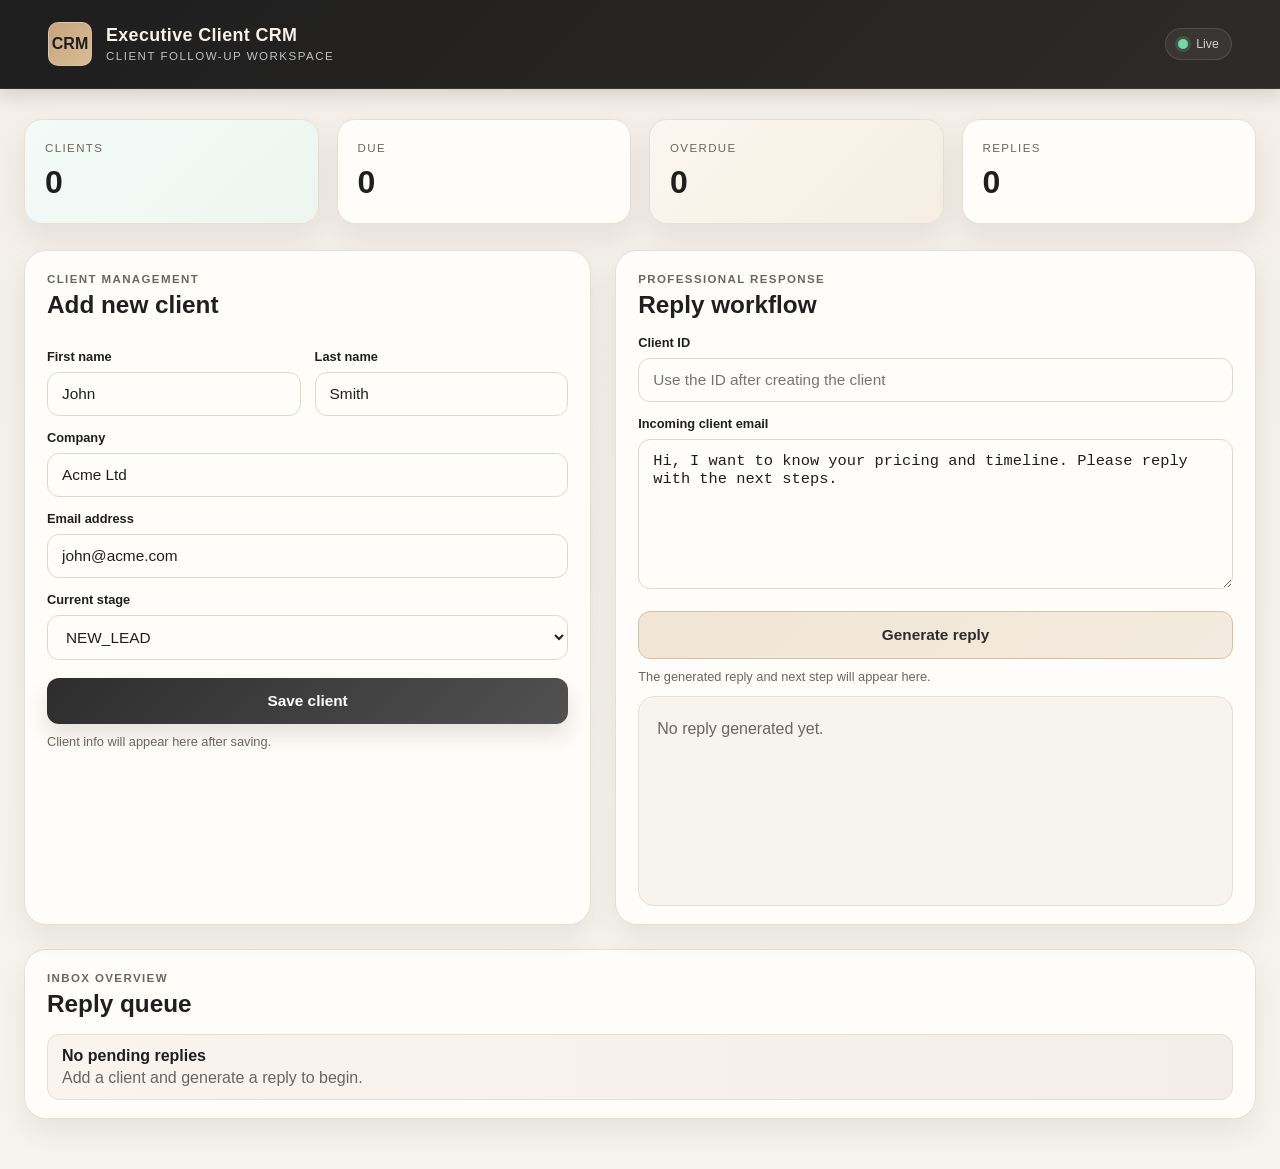
<file: backend/frontend/crm-ui.html>
<!doctype html>
<html lang="en">
<head>
  <meta charset="UTF-8" />
  <meta name="viewport" content="width=device-width, initial-scale=1.0" />
  <title>Executive CRM Workspace</title>
  <style>
    :root {
      --bg: #f4f1ea;
      --panel: #fffdf9;
      --panel-soft: #f7f3ee;
      --line: #e7dfd5;
      --primary: #2d2d2d;
      --primary-2: #7a5b3a;
      --accent: #c5a57f;
      --accent-soft: #f1e5d5;
      --text: #1f1f1f;
      --muted: #6c655f;
      --success: #2d5b4a;
      --success-soft: #edf5f1;
      --gold: #8d6630;
      --gold-soft: #f8f1e7;
      --shadow: 0 14px 30px rgba(46, 35, 27, 0.08);
    }

    * { box-sizing: border-box; }
    body {
      margin: 0;
      font-family: "Segoe UI", Arial, sans-serif;
      background: linear-gradient(180deg, #f3efe8 0%, #f7f4ef 100%);
      color: var(--text);
    }

    .topbar {
      background: linear-gradient(135deg, #1e1e1e 0%, #2e2a28 100%);
      color: #f6f1ea;
      padding: 22px 48px;
      display: flex;
      justify-content: space-between;
      align-items: center;
      border-bottom: 1px solid rgba(255,255,255,0.08);
      box-shadow: 0 8px 16px rgba(21,15,12,0.12);
    }

    .brand {
      display: flex;
      align-items: center;
      gap: 14px;
    }

    .brand-mark {
      width: 44px; height: 44px; border-radius: 10px;
      display: grid; place-items: center;
      font-weight: 800; background: linear-gradient(135deg, var(--accent), #d9bc95);
      color: #1d1d1d; border: 1px solid rgba(255,255,255,0.2);
    }

    .brand-text strong {
      display: block; font-size: 1.12rem; letter-spacing: 0.02em;
    }

    .brand-text span {
      font-size: 0.72rem; letter-spacing: 0.13em; text-transform: uppercase; color: rgba(255,255,255,0.72);
    }

    .top-actions {
      display: flex; align-items: center; gap: 12px;
      font-size: 0.78rem;
      color: rgba(255,255,255,0.76);
    }

    .status-pill {
      display: inline-flex; align-items: center; gap: 8px;
      background: rgba(255,255,255,0.06); border: 1px solid rgba(255,255,255,0.12);
      padding: 8px 12px; border-radius: 999px;
    }

    .dot {
      width: 10px; height: 10px; border-radius: 50%; background: #75d9a4; box-shadow: 0 0 0 3px rgba(117,217,164,0.18);
    }

    .container {
      max-width: 1280px; margin: 30px auto 50px; padding: 0 24px;
    }

    .stats {
      display: grid; grid-template-columns: repeat(4, minmax(180px, 1fr)); gap: 18px; margin-bottom: 26px;
    }

    .stat-card {
      background: var(--panel); border: 1px solid var(--line); border-radius: 18px; padding: 22px 20px; box-shadow: var(--shadow);
    }

    .stat-label {
      display: block; font-size: 0.72rem; letter-spacing: 0.12em; text-transform: uppercase; color: var(--muted);
      margin-bottom: 10px;
    }

    .stat-value {
      font-size: 2rem; font-weight: 800; color: var(--text);
    }

    .stat-card.success { background: linear-gradient(135deg, #f4faf7 0%, #eef6f2 100%); }
    .stat-card.warning { background: linear-gradient(135deg, #fbf6ef 0%, #f6eee2 100%); }

    .grid {
      display: grid; grid-template-columns: 1.08fr 1.22fr; gap: 24px;
    }

    .panel {
      background: var(--panel); border: 1px solid var(--line); border-radius: 22px; padding: 22px 22px 18px; box-shadow: var(--shadow);
    }

    .panel-header {
      display: flex; align-items: center; justify-content: space-between; gap: 16px; margin-bottom: 16px;
    }

    .eyebrow {
      font-size: 0.72rem; letter-spacing: 0.12em; text-transform: uppercase; color: var(--muted); font-weight: 700;
    }

    h2 {
      margin: 6px 0 0; font-size: 1.52rem;
    }

    .row {
      display: grid; grid-template-columns: repeat(2, minmax(0,1fr)); gap: 14px;
    }

    label {
      display: block; font-weight: 700; font-size: 0.8rem; color: var(--text); margin-top: 14px; margin-bottom: 8px;
    }

    input, select, textarea {
      width: 100%; border: 1px solid #e0d7cc; background: #fffdfa; border-radius: 12px; padding: 12px 14px; font-size: 0.96rem; color: var(--text);
      transition: border-color 0.2s ease, box-shadow 0.2s ease;
    }

    input:focus, select:focus, textarea:focus {
      outline: none; border-color: #c9a77a; box-shadow: 0 0 0 4px rgba(197,165,127,0.14);
    }

    textarea {
      min-height: 150px; resize: vertical;
    }

    button {
      width: 100%; margin-top: 18px; border: none; border-radius: 12px; padding: 14px 18px; font-size: 0.96rem; font-weight: 700; cursor: pointer;
      background: linear-gradient(135deg, #2d2d2d 0%, #515151 100%); color: white; box-shadow: 0 12px 22px rgba(38, 31, 25, 0.12);
    }

    button.secondary {
      background: linear-gradient(135deg, var(--accent-soft) 0%, #f3ebdf 100%); color: var(--primary); border: 1px solid #d8c1a0;
      box-shadow: none;
    }

    .small {
      margin-top: 10px; font-size: 0.8rem; color: var(--muted);
    }

    .mini-list {
      display: grid; gap: 10px; margin-top: 12px;
    }

    .mini-item {
      background: linear-gradient(90deg, #f9f4ee 0%, #f3eee9 100%);
      border: 1px solid var(--line); border-radius: 12px; padding: 12px 14px;
    }

    .mini-item strong {
      display: block; margin-bottom: 4px;
    }

    .reply-box {
      background: var(--panel-soft); border: 1px solid var(--line); border-radius: 16px; padding: 18px; min-height: 210px; white-space: pre-wrap; line-height: 1.75; color: var(--text);
      margin-top: 12px;
    }

    .muted-box {
      color: var(--muted);
    }

    @media (max-width: 900px) {
      .stats { grid-template-columns: repeat(2, minmax(160px, 1fr)); }
      .grid { grid-template-columns: 1fr; }
    }
  </style>
</head>
<body>
  <header class="topbar">
    <div class="brand">
      <div class="brand-mark">CRM</div>
      <div class="brand-text">
        <strong>Executive Client CRM</strong>
        <span>Client follow-up workspace</span>
      </div>
    </div>
    <div class="top-actions">
      <div class="status-pill"><span class="dot"></span> Live</div>
    </div>
  </header>

  <main class="container">
    <section class="stats">
      <div class="stat-card success">
        <span class="stat-label">Clients</span>
        <div class="stat-value" id="clientCount">0</div>
      </div>
      <div class="stat-card">
        <span class="stat-label">Due</span>
        <div class="stat-value" id="dueCount">0</div>
      </div>
      <div class="stat-card warning">
        <span class="stat-label">Overdue</span>
        <div class="stat-value" id="overdueCount">0</div>
      </div>
      <div class="stat-card">
        <span class="stat-label">Replies</span>
        <div class="stat-value" id="replyCount">0</div>
      </div>
    </section>

    <section class="grid">
      <div class="panel">
        <div class="panel-header">
          <div>
            <div class="eyebrow">Client management</div>
            <h2>Add new client</h2>
          </div>
        </div>

        <div class="row">
          <div>
            <label>First name</label>
            <input id="first_name" value="John" />
          </div>
          <div>
            <label>Last name</label>
            <input id="last_name" value="Smith" />
          </div>
        </div>

        <label>Company</label>
        <input id="company_name" value="Acme Ltd" />

        <label>Email address</label>
        <input id="email" value="john@acme.com" />

        <label>Current stage</label>
        <select id="current_stage">
          <option value="NEW_LEAD">NEW_LEAD</option>
          <option value="INTERESTED">INTERESTED</option>
          <option value="MEETING_REQUESTED">MEETING_REQUESTED</option>
          <option value="AGREEMENT_SENT">AGREEMENT_SENT</option>
        </select>

        <button id="saveClientBtn">Save client</button>
        <div id="clientStatus" class="small">Client info will appear here after saving.</div>
      </div>

      <div class="panel">
        <div class="panel-header">
          <div>
            <div class="eyebrow">Professional response</div>
            <h2>Reply workflow</h2>
          </div>
        </div>

        <label>Client ID</label>
        <input id="clientId" placeholder="Use the ID after creating the client" />

        <label>Incoming client email</label>
        <textarea id="clientMessage">Hi, I want to know your pricing and timeline. Please reply with the next steps.</textarea>

        <button id="analyzeBtn" class="secondary">Generate reply</button>
        <div id="replyStatus" class="small">The generated reply and next step will appear here.</div>
        <div class="reply-box" id="replyOutput"><span class="muted-box">No reply generated yet.</span></div>
      </div>
    </section>

    <section class="panel" style="margin-top: 24px;">
      <div class="panel-header">
        <div>
          <div class="eyebrow">Inbox overview</div>
          <h2>Reply queue</h2>
        </div>
      </div>
      <div class="mini-list" id="queueList">
        <div class="mini-item"><strong>No pending replies</strong><span class="muted-box">Add a client and generate a reply to begin.</span></div>
      </div>
    </section>
  </main>

  <script>
    const API_BASE = 'https://ai-followup-crm-backend.onrender.com/api';

    async function loadSummary() {
      try {
        const dashboard = await api('/dashboard');
        document.getElementById('clientCount').textContent = dashboard.total_clients ?? 0;
        document.getElementById('dueCount').textContent = dashboard.followups_due_today ?? 0;
        document.getElementById('overdueCount').textContent = dashboard.overdue_followups ?? 0;
        document.getElementById('replyCount').textContent = dashboard.high_priority_clients ?? 0;
      } catch (err) {
        console.error(err);
      }
    }

    async function api(path, options = {}) {
      const res = await fetch(`${API_BASE}${path}`, {
        headers: { 'Content-Type': 'application/json', ...(options.headers || {}) },
        ...options,
      });
      const text = await res.text();
      let data;
      try { data = text ? JSON.parse(text) : {}; } catch { data = { raw: text }; }
      if (!res.ok) throw new Error(data.detail || JSON.stringify(data));
      return data;
    }

    document.getElementById('saveClientBtn').addEventListener('click', async () => {
      const clientIdInput = document.getElementById('clientId').value.trim();
      const payload = {
        first_name: document.getElementById('first_name').value,
        last_name: document.getElementById('last_name').value,
        company_name: document.getElementById('company_name').value,
        email: document.getElementById('email').value,
        current_stage: document.getElementById('current_stage').value,
        phone: '',
        notes: '',
        client_concern: '',
      };

      try {
        let clientId;
        let path = '/clients';
        let method = 'POST';

        if (clientIdInput) {
          clientId = Number(clientIdInput);
          if (!Number.isInteger(clientId) || clientId <= 0) {
            throw new Error('Client ID must be a positive number.');
          }
          path = `/clients/${clientId}`;
          method = 'PUT';
        }

        const client = await api(path, { method, body: JSON.stringify(payload) });
        document.getElementById('clientId').value = client.id;
        document.getElementById('clientStatus').textContent = `Client saved successfully. Client ID: ${client.id}`;
        await loadSummary();
      } catch (err) {
        document.getElementById('clientStatus').textContent = 'Error: ' + err.message;
      }
    });

    document.getElementById('analyzeBtn').addEventListener('click', async () => {
      const clientId = document.getElementById('clientId').value;
      const message = document.getElementById('clientMessage').value;

      if (!clientId) {
        document.getElementById('replyStatus').textContent = 'Please save the client first and add the client ID.';
        return;
      }

      try {
        const resp = await api('/responses/classify', {
          method: 'POST',
          body: JSON.stringify({ client_id: Number(clientId), message_text: message })
        });

        const replyText = [
          'Subject: Re: Follow-up and next steps',
          '',
          'Dear ' + document.getElementById('first_name').value + ',',
          '',
          'Thank you for your message. We appreciate your interest and are happy to help you move forward.',
          'Based on your inquiry, the recommended next step is: ' + (resp.recommended_action || 'continue with the standard process.') + '.',
          'We would be glad to share the relevant details and guide you through the next steps in a clear and professional manner.',
          '',
          'Please let us know if you would like us to proceed, and we will be happy to assist you further.',
          '',
          'Best regards,',
          'Your Team'
        ].join('\n');

        document.getElementById('replyOutput').textContent = replyText;
        document.getElementById('replyStatus').textContent = `Classification: ${resp.classification} | Suggested action: ${resp.recommended_action}`;

        const queue = document.getElementById('queueList');
        queue.innerHTML = `
          <div class="mini-item"><strong>Client: ${document.getElementById('first_name').value} ${document.getElementById('last_name').value}</strong><span class="muted-box">Email: ${document.getElementById('email').value}</span></div>
          <div class="mini-item"><strong>Recommended action</strong><span class="muted-box">${resp.recommended_action}</span></div>
        `;
      } catch (err) {
        document.getElementById('replyStatus').textContent = 'Error: ' + err.message;
      }
    });

    loadSummary();
  </script>
</body>
</html>
</file>
